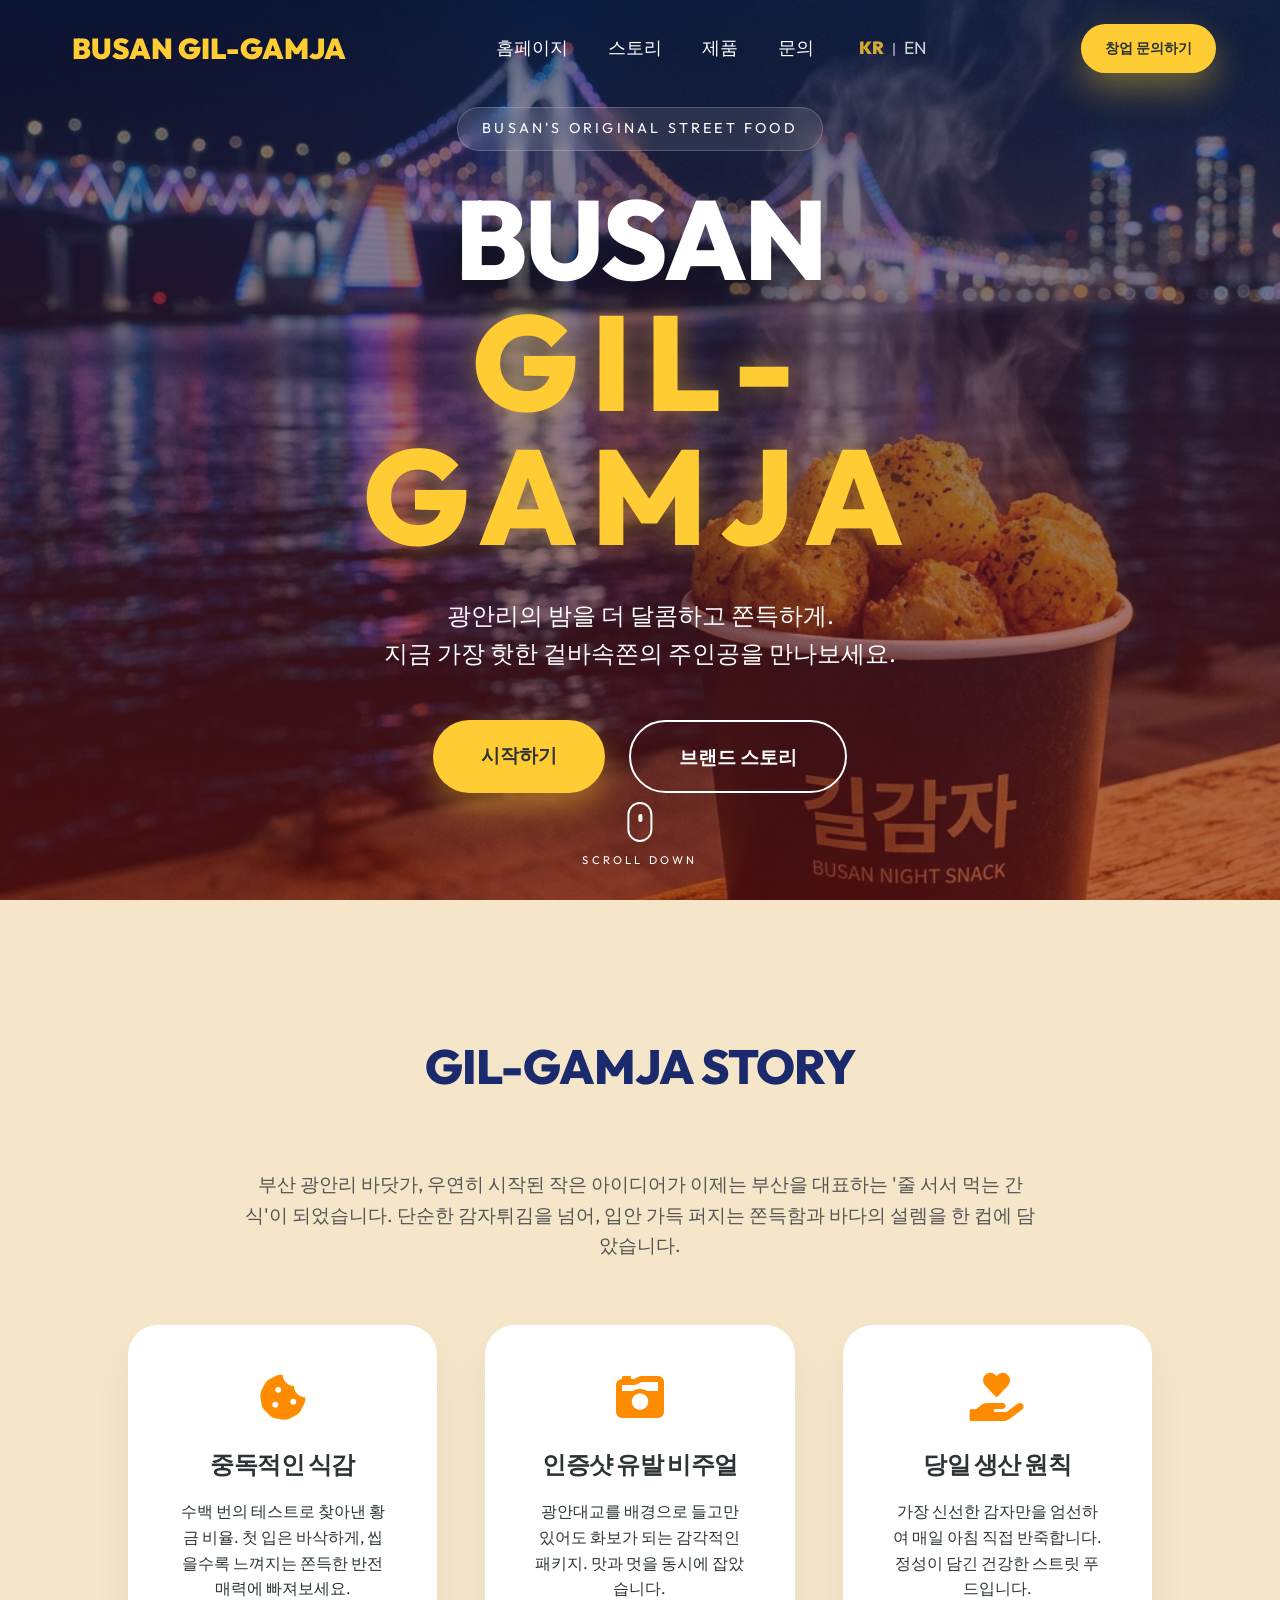
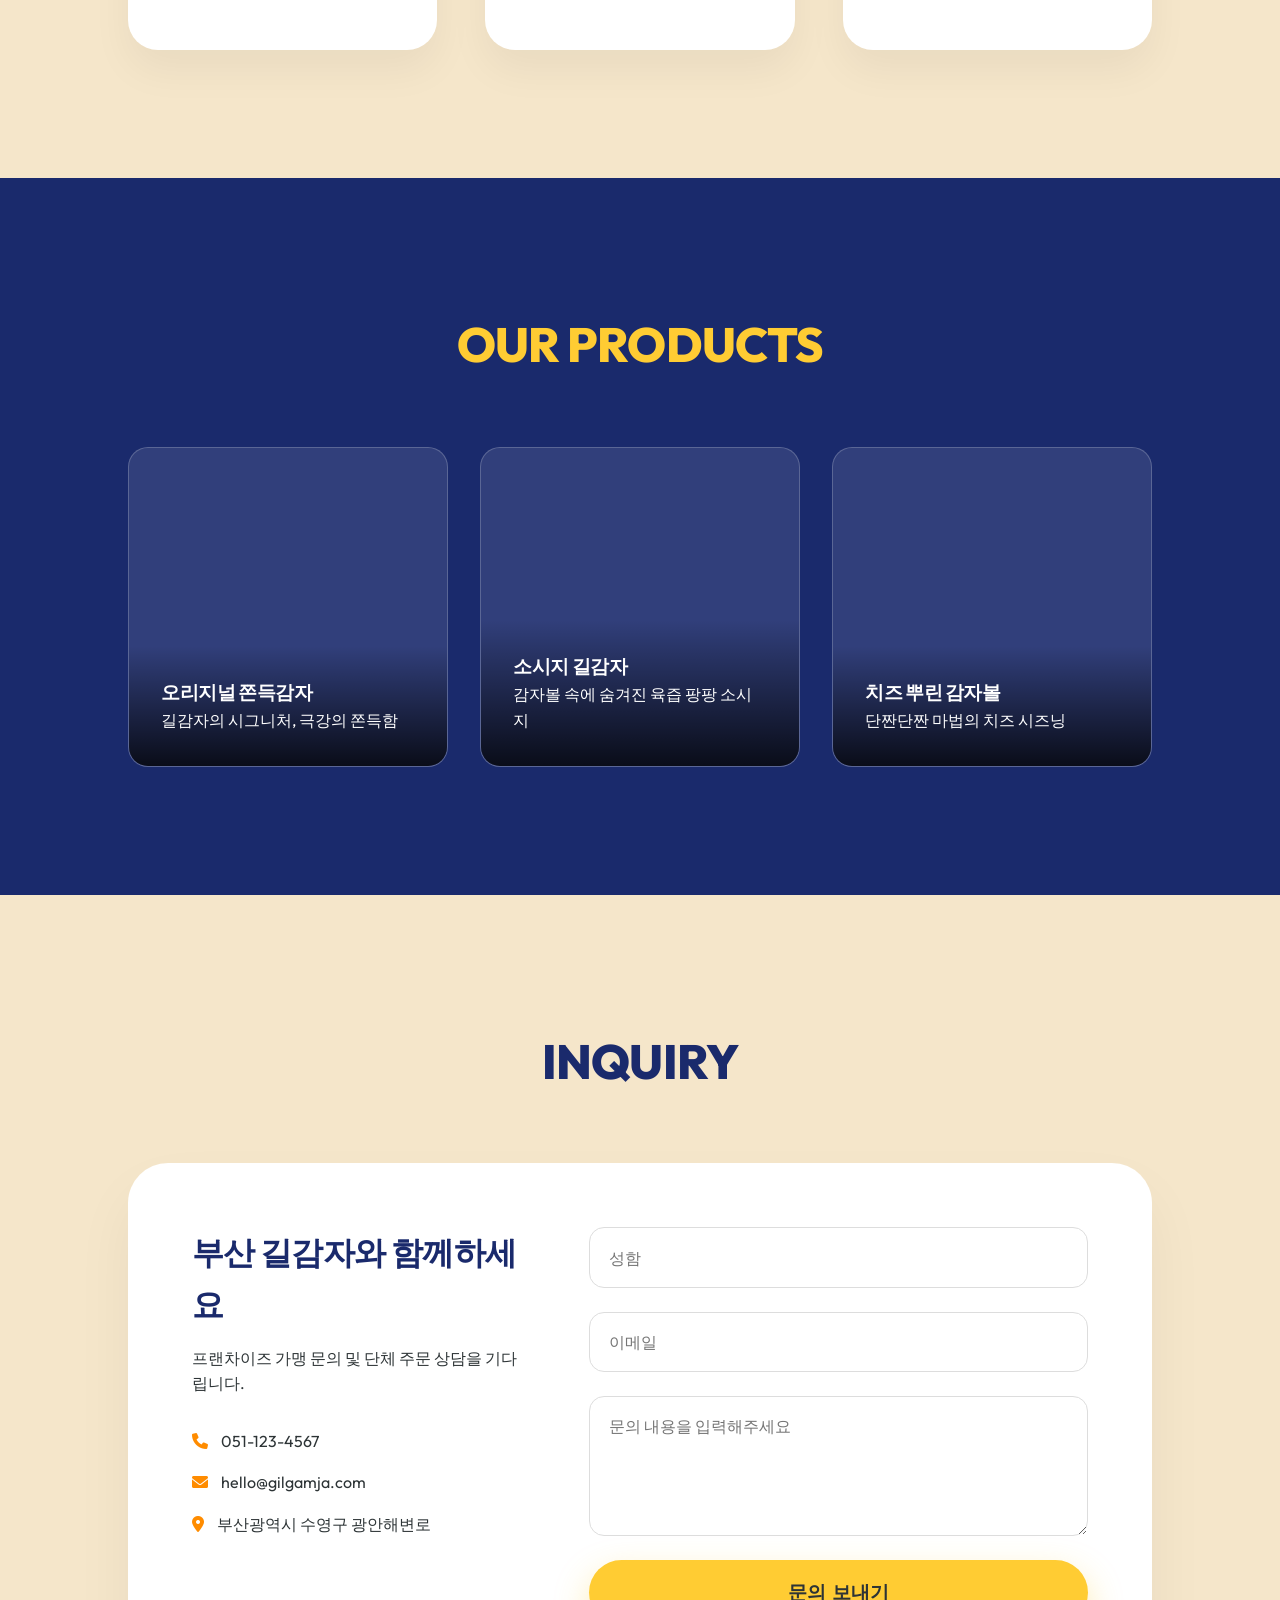
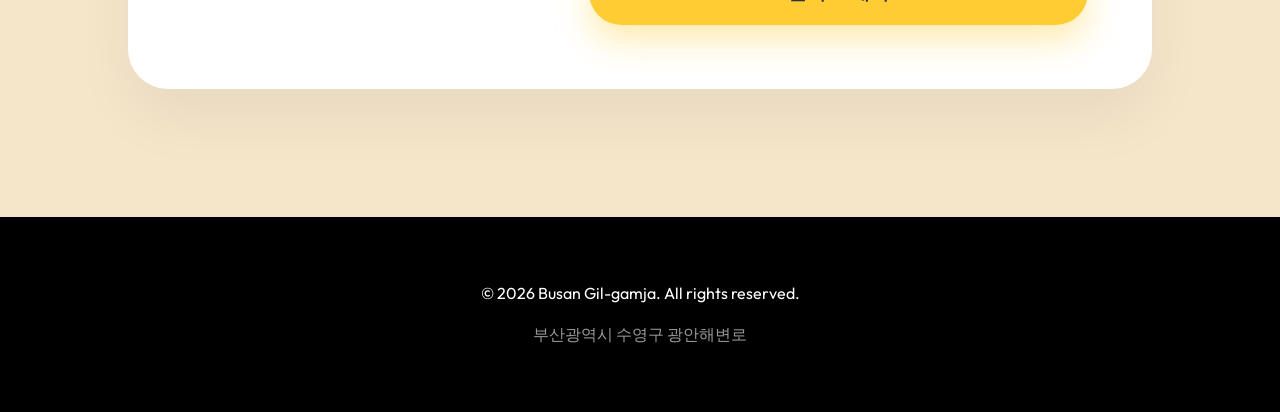
<file: index.html>
<!DOCTYPE html>
<html lang="ko">
<head>
    <meta charset="UTF-8">
    <meta name="viewport" content="width=device-width, initial-scale=1.0">
    <title>부산 길감자 | 광안리 겉바속쫀 쫀득감자볼</title>
    <meta name="description" content="부산 광안리의 명물, 겉은 바삭하고 속은 쫀득한 길감자(쫀득감자볼)를 만나보세요. 바다를 보며 즐기는 최고의 스트릿 푸드!">
    <link rel="preconnect" href="https://fonts.googleapis.com">
    <link rel="preconnect" href="https://fonts.gstatic.com" crossorigin>
    <link href="https://fonts.googleapis.com/css2?family=Outfit:wght@400;700;900&display=swap" rel="stylesheet">
    <link rel="stylesheet" href="styles.css">
    <link rel="stylesheet" href="https://cdnjs.cloudflare.com/ajax/libs/font-awesome/6.0.0/css/all.min.css">
</head>
<body>
    <nav id="navbar">
        <a href="#" class="logo">
            <i class="fas fa-potato"></i> BUSAN GIL-GAMJA
        </a>
        <ul class="nav-links">
            <li><a href="#hero">홈페이지</a></li>
            <li><a href="#story">스토리</a></li>
            <li><a href="#products">제품</a></li>
            <li><a href="#inquiry">문의</a></li>
            <li class="lang-switch"><a href="index.html" class="active">KR</a> | <a href="en.html">EN</a></li>
        </ul>
        <a href="#inquiry" class="cta-btn" style="padding: 0.8rem 1.5rem; font-size: 0.9rem;">창업 문의하기</a>
    </nav>

    <section class="hero" id="hero">
        <img src="hero_new.png" alt="부산 광안리 길감자" class="hero-bg">
        <div class="hero-overlay"></div>
        <div class="hero-content">
            <span class="hero-badge">Busan's Original Street Food</span>
            <h1>BUSAN<br><span class="highlight">GIL-GAMJA</span></h1>
            <p>광안리의 밤을 더 달콤하고 쫀득하게.<br>지금 가장 핫한 겉바속쫀의 주인공을 만나보세요.</p>
            <div class="hero-btns">
                <a href="#products" class="cta-btn main-cta">시작하기</a>
                <a href="#story" class="secondary-btn">브랜드 스토리</a>
            </div>
        </div>
        <div class="scroll-indicator">
            <div class="mouse"></div>
            <span>SCROLL DOWN</span>
        </div>
    </section>

    <section class="section" id="story">
        <h2 class="section-title">GIL-GAMJA STORY</h2>
        <div style="max-width: 800px; margin: 0 auto; text-align: center; font-size: 1.2rem; color: #555;">
            <p>부산 광안리 바닷가, 우연히 시작된 작은 아이디어가 이제는 부산을 대표하는 '줄 서서 먹는 간식'이 되었습니다. 
            단순한 감자튀김을 넘어, 입안 가득 퍼지는 쫀득함과 바다의 설렘을 한 컵에 담았습니다.</p>
        </div>
        <div class="feature-grid" style="margin-top: 4rem;">
            <div class="feature-card">
                <i class="fas fa-cookie-bite"></i>
                <h3>중독적인 식감</h3>
                <p>수백 번의 테스트로 찾아낸 황금 비율. 첫 입은 바삭하게, 씹을수록 느껴지는 쫀득한 반전 매력에 빠져보세요.</p>
            </div>
            <div class="feature-card">
                <i class="fas fa-camera-retro"></i>
                <h3>인증샷 유발 비주얼</h3>
                <p>광안대교를 배경으로 들고만 있어도 화보가 되는 감각적인 패키지. 맛과 멋을 동시에 잡았습니다.</p>
            </div>
            <div class="feature-card">
                <i class="fas fa-hand-holding-heart"></i>
                <h3>당일 생산 원칙</h3>
                <p>가장 신선한 감자만을 엄선하여 매일 아침 직접 반죽합니다. 정성이 담긴 건강한 스트릿 푸드입니다.</p>
            </div>
        </div>
    </section>

    <section class="section menu-section" id="products">
        <h2 class="section-title">OUR PRODUCTS</h2>
        <div class="menu-grid">
            <div class="menu-item">
                <div class="menu-content">
                    <h3>오리지널 쫀득감자</h3>
                    <p>길감자의 시그니처, 극강의 쫀득함</p>
                </div>
            </div>
            <div class="menu-item">
                <div class="menu-content">
                    <h3>소시지 길감자</h3>
                    <p>감자볼 속에 숨겨진 육즙 팡팡 소시지</p>
                </div>
            </div>
            <div class="menu-item">
                <div class="menu-content">
                    <h3>치즈 뿌린 감자볼</h3>
                    <p>단짠단짠 마법의 치즈 시즈닝</p>
                </div>
            </div>
        </div>
    </section>

    <section class="section" id="inquiry">
        <h2 class="section-title">INQUIRY</h2>
        <div class="inquiry-container">
            <div class="inquiry-info">
                <h3>부산 길감자와 함께하세요</h3>
                <p>프랜차이즈 가맹 문의 및 단체 주문 상담을 기다립니다.</p>
                <ul style="list-style: none; margin-top: 2rem;">
                    <li style="margin-bottom: 1rem;"><i class="fas fa-phone" style="margin-right: 10px; color: var(--primary-orange);"></i> 051-123-4567</li>
                    <li style="margin-bottom: 1rem;"><i class="fas fa-envelope" style="margin-right: 10px; color: var(--primary-orange);"></i> hello@gilgamja.com</li>
                    <li><i class="fas fa-map-marker-alt" style="margin-right: 10px; color: var(--primary-orange);"></i> 부산광역시 수영구 광안해변로</li>
                </ul>
            </div>
            <form class="inquiry-form">
                <input type="text" placeholder="성함" required>
                <input type="email" placeholder="이메일" required>
                <textarea placeholder="문의 내용을 입력해주세요" rows="5" required></textarea>
                <button type="submit" class="cta-btn" style="width: 100%;">문의 보내기</button>
            </form>
        </div>
    </section>

    <footer style="background: #000; color: #fff; padding: 4rem 10%; text-align: center;">
        <p>&copy; 2026 Busan Gil-gamja. All rights reserved.</p>
        <p style="margin-top: 1rem; opacity: 0.6;">부산광역시 수영구 광안해변로</p>
    </footer>

    <script src="script.js"></script>
</body>
</html>
</file>
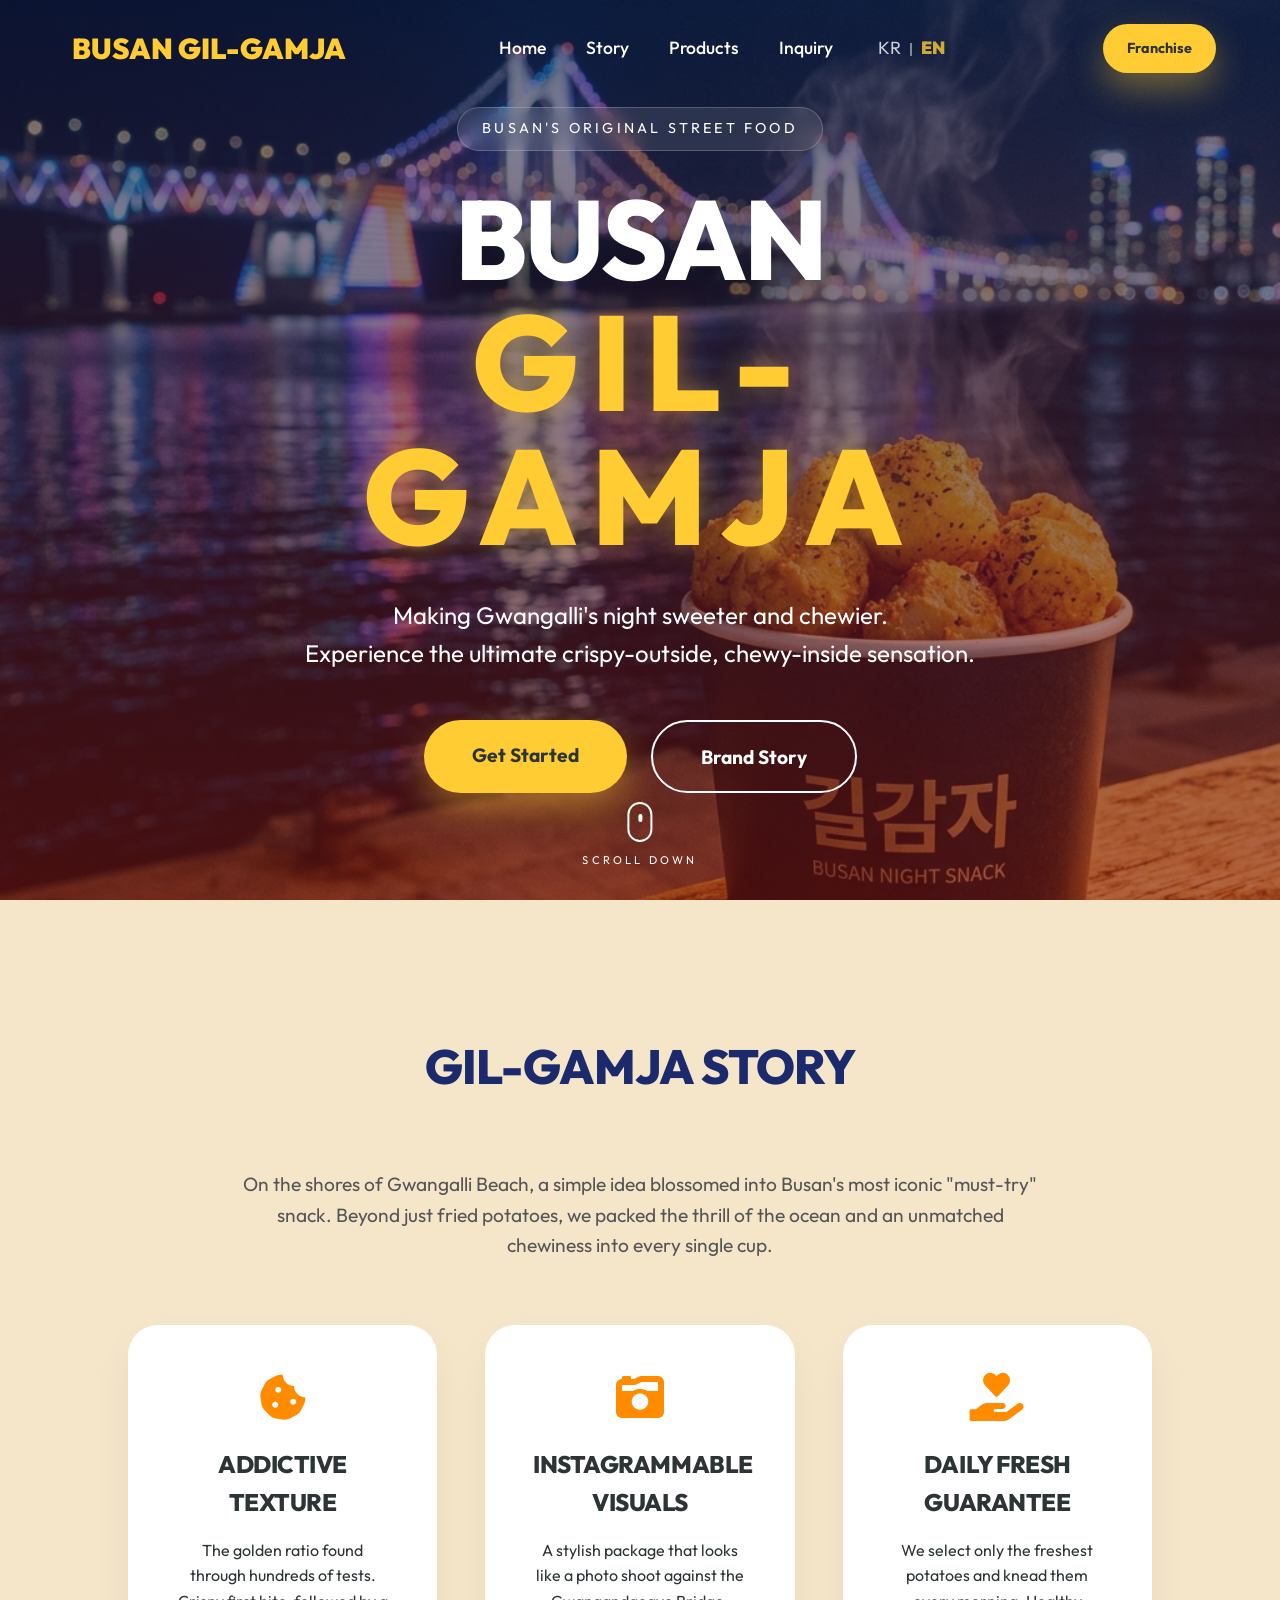
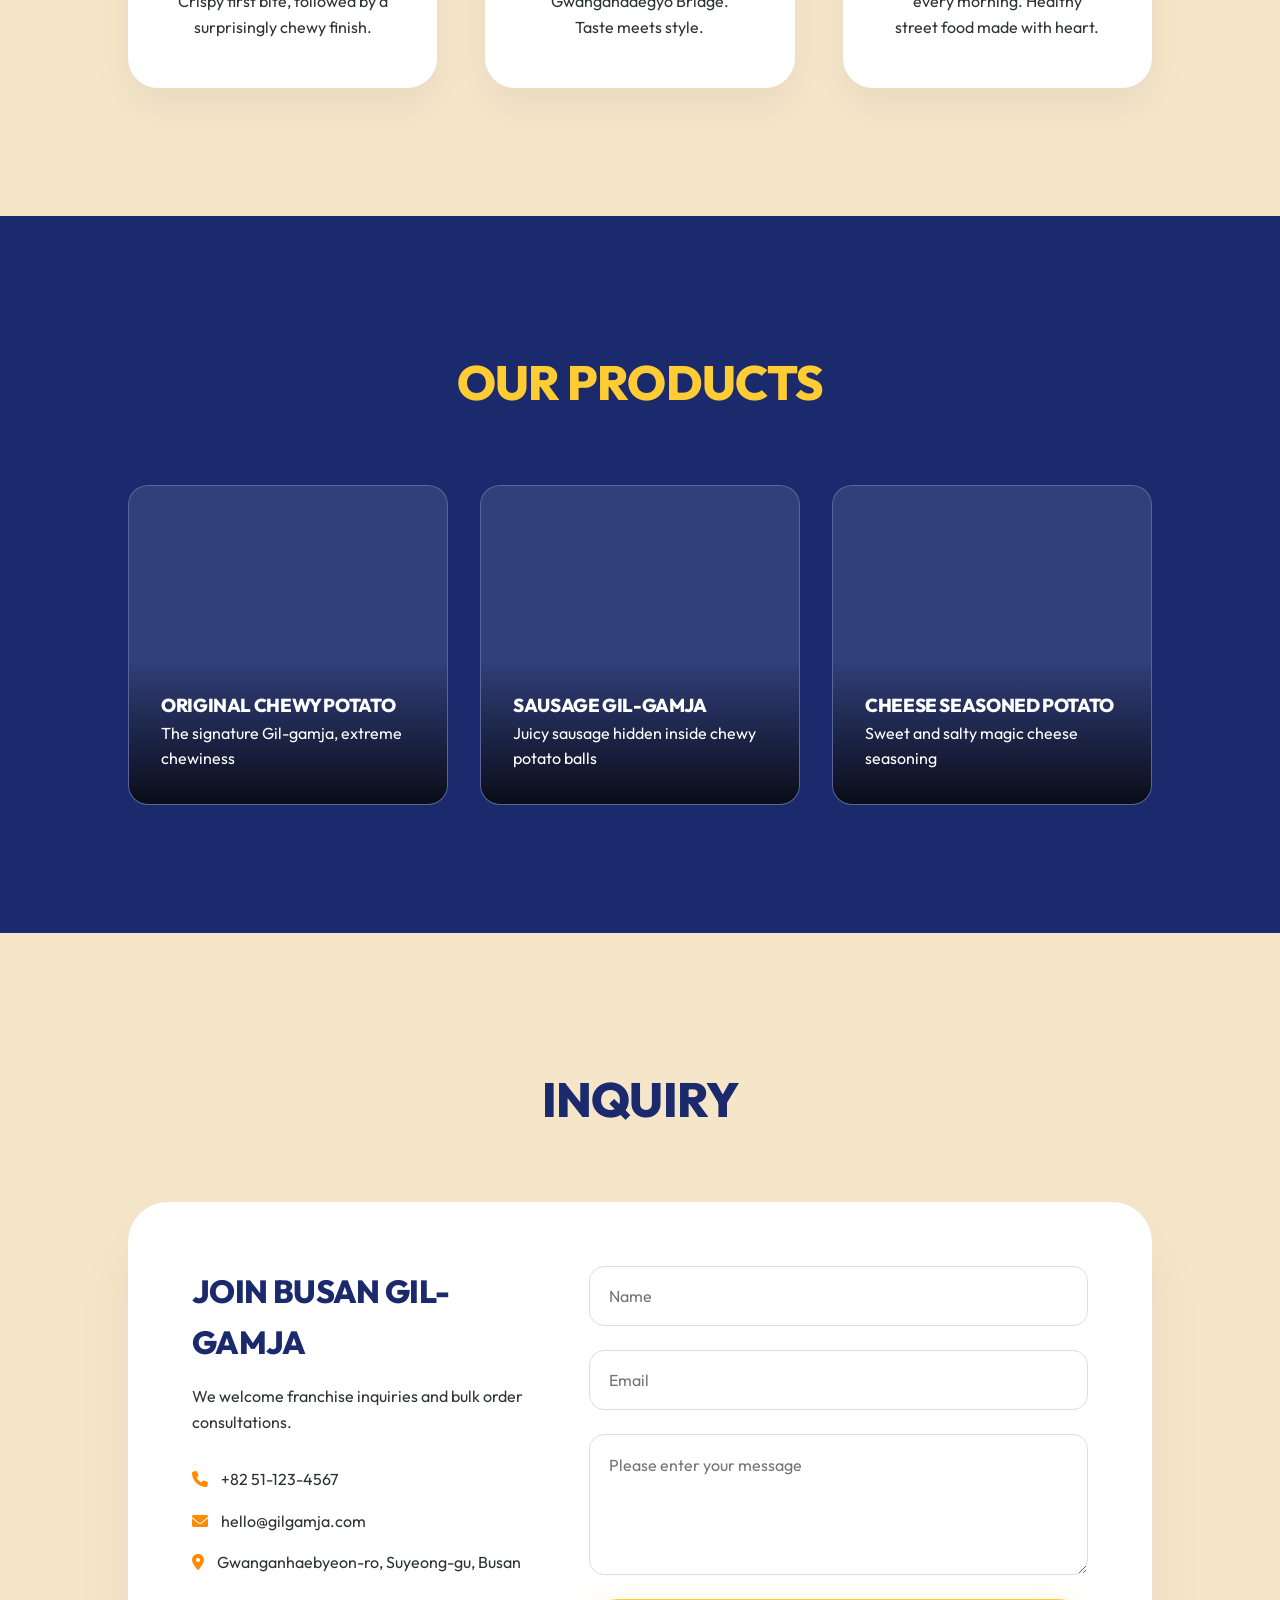
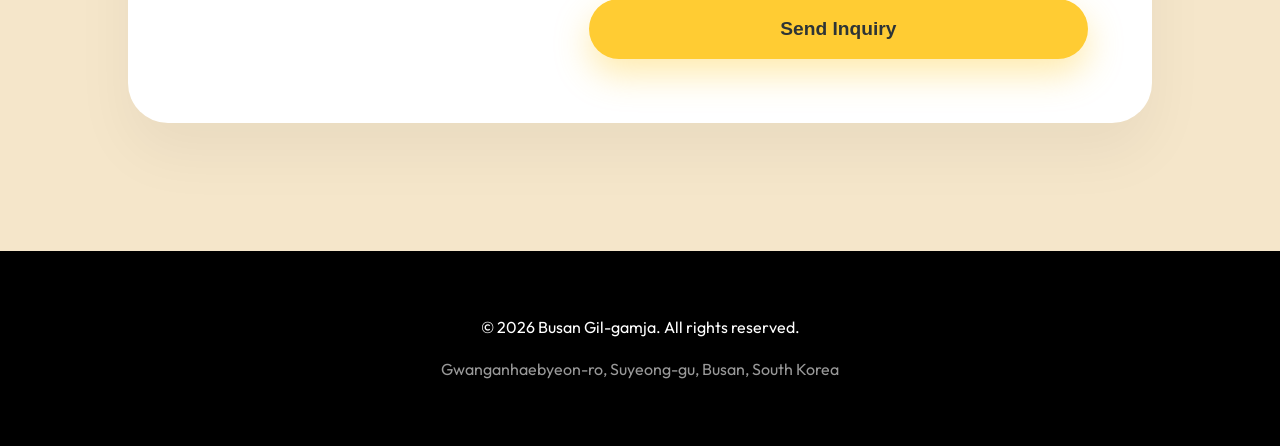
<file: en.html>
<!DOCTYPE html>
<html lang="en">
<head>
    <meta charset="UTF-8">
    <meta name="viewport" content="width=device-width, initial-scale=1.0">
    <title>Busan Gil-gamja | Gwangalli's Best Chewy Potato Balls</title>
    <meta name="description" content="Discover Busan's famous Gwangalli snack. Crispy outside, chewy inside Gil-gamja. The perfect street food with a view.">
    <link rel="preconnect" href="https://fonts.googleapis.com">
    <link rel="preconnect" href="https://fonts.gstatic.com" crossorigin>
    <link href="https://fonts.googleapis.com/css2?family=Outfit:wght@400;700;900&display=swap" rel="stylesheet">
    <link rel="stylesheet" href="styles.css">
    <link rel="stylesheet" href="https://cdnjs.cloudflare.com/ajax/libs/font-awesome/6.0.0/css/all.min.css">
</head>
<body>
    <nav id="navbar">
        <a href="en.html" class="logo">
            <i class="fas fa-potato"></i> BUSAN GIL-GAMJA
        </a>
        <ul class="nav-links">
            <li><a href="#hero">Home</a></li>
            <li><a href="#story">Story</a></li>
            <li><a href="#products">Products</a></li>
            <li><a href="#inquiry">Inquiry</a></li>
            <li class="lang-switch"><a href="index.html">KR</a> | <a href="en.html" class="active">EN</a></li>
        </ul>
        <a href="#inquiry" class="cta-btn" style="padding: 0.8rem 1.5rem; font-size: 0.9rem;">Franchise</a>
    </nav>

    <section class="hero" id="hero">
        <img src="hero_new.png" alt="Busan Gwangalli Gil-gamja" class="hero-bg">
        <div class="hero-overlay"></div>
        <div class="hero-content">
            <span class="hero-badge">Busan's Original Street Food</span>
            <h1>BUSAN<br><span class="highlight">GIL-GAMJA</span></h1>
            <p>Making Gwangalli's night sweeter and chewier.<br>Experience the ultimate crispy-outside, chewy-inside sensation.</p>
            <div class="hero-btns">
                <a href="#products" class="cta-btn main-cta">Get Started</a>
                <a href="#story" class="secondary-btn">Brand Story</a>
            </div>
        </div>
        <div class="scroll-indicator">
            <div class="mouse"></div>
            <span>SCROLL DOWN</span>
        </div>
    </section>

    <section class="section" id="story">
        <h2 class="section-title">GIL-GAMJA STORY</h2>
        <div style="max-width: 800px; margin: 0 auto; text-align: center; font-size: 1.2rem; color: #555;">
            <p>On the shores of Gwangalli Beach, a simple idea blossomed into Busan's most iconic "must-try" snack. 
            Beyond just fried potatoes, we packed the thrill of the ocean and an unmatched chewiness into every single cup.</p>
        </div>
        <div class="feature-grid" style="margin-top: 4rem;">
            <div class="feature-card">
                <i class="fas fa-cookie-bite"></i>
                <h3>Addictive Texture</h3>
                <p>The golden ratio found through hundreds of tests. Crispy first bite, followed by a surprisingly chewy finish.</p>
            </div>
            <div class="feature-card">
                <i class="fas fa-camera-retro"></i>
                <h3>Instagrammable Visuals</h3>
                <p>A stylish package that looks like a photo shoot against the Gwangandaegyo Bridge. Taste meets style.</p>
            </div>
            <div class="feature-card">
                <i class="fas fa-hand-holding-heart"></i>
                <h3>Daily Fresh Guarantee</h3>
                <p>We select only the freshest potatoes and knead them every morning. Healthy street food made with heart.</p>
            </div>
        </div>
    </section>

    <section class="section menu-section" id="products">
        <h2 class="section-title">OUR PRODUCTS</h2>
        <div class="menu-grid">
            <div class="menu-item">
                <div class="menu-content">
                    <h3>Original Chewy Potato</h3>
                    <p>The signature Gil-gamja, extreme chewiness</p>
                </div>
            </div>
            <div class="menu-item">
                <div class="menu-content">
                    <h3>Sausage Gil-gamja</h3>
                    <p>Juicy sausage hidden inside chewy potato balls</p>
                </div>
            </div>
            <div class="menu-item">
                <div class="menu-content">
                    <h3>Cheese Seasoned Potato</h3>
                    <p>Sweet and salty magic cheese seasoning</p>
                </div>
            </div>
        </div>
    </section>

    <section class="section" id="inquiry">
        <h2 class="section-title">INQUIRY</h2>
        <div class="inquiry-container">
            <div class="inquiry-info">
                <h3>Join Busan Gil-gamja</h3>
                <p>We welcome franchise inquiries and bulk order consultations.</p>
                <ul style="list-style: none; margin-top: 2rem;">
                    <li style="margin-bottom: 1rem;"><i class="fas fa-phone" style="margin-right: 10px; color: var(--primary-orange);"></i> +82 51-123-4567</li>
                    <li style="margin-bottom: 1rem;"><i class="fas fa-envelope" style="margin-right: 10px; color: var(--primary-orange);"></i> hello@gilgamja.com</li>
                    <li><i class="fas fa-map-marker-alt" style="margin-right: 10px; color: var(--primary-orange);"></i> Gwanganhaebyeon-ro, Suyeong-gu, Busan</li>
                </ul>
            </div>
            <form class="inquiry-form">
                <input type="text" placeholder="Name" required>
                <input type="email" placeholder="Email" required>
                <textarea placeholder="Please enter your message" rows="5" required></textarea>
                <button type="submit" class="cta-btn" style="width: 100%;">Send Inquiry</button>
            </form>
        </div>
    </section>

    <footer style="background: #000; color: #fff; padding: 4rem 10%; text-align: center;">
        <p>&copy; 2026 Busan Gil-gamja. All rights reserved.</p>
        <p style="margin-top: 1rem; opacity: 0.6;">Gwanganhaebyeon-ro, Suyeong-gu, Busan, South Korea</p>
    </footer>

    <script src="script.js"></script>
</body>
</html>
</file>
<file: styles.css>
/* Busan Gil-gamja - Ocean Sunset Design System */

:root {
    --primary-gold: #ffcc33;
    --primary-orange: #ff8c00;
    --deep-sea: #1a2a6c;
    --sunset-glow: #b21f1f;
    --sand: #f5e6ca;
    --white: #ffffff;
    --glass: rgba(255, 255, 255, 0.1);
    --glass-border: rgba(255, 255, 255, 0.2);
    --text-main: #2d3436;
    --text-light: #f1f2f6;
    
    --font-main: 'Outfit', sans-serif;
    --transition: all 0.4s cubic-bezier(0.4, 0, 0.2, 1);
}

* {
    margin: 0;
    padding: 0;
    box-sizing: border-box;
}

body {
    font-family: var(--font-main);
    background-color: var(--sand);
    color: var(--text-main);
    overflow-x: hidden;
    line-height: 1.6;
}

/* Typography */
h1, h2, h3 {
    font-weight: 800;
    text-transform: uppercase;
    letter-spacing: -0.02em;
}

/* Navigation */
nav {
    position: fixed;
    top: 0;
    width: 100%;
    padding: 1.5rem 5%;
    display: flex;
    justify-content: space-between;
    align-items: center;
    z-index: 1000;
    background: transparent;
    transition: var(--transition);
}

nav.scrolled {
    background: rgba(26, 42, 108, 0.8);
    backdrop-filter: blur(15px);
    padding: 1rem 5%;
}

.logo {
    font-size: 1.8rem;
    color: var(--primary-gold);
    text-decoration: none;
    font-weight: 900;
    display: flex;
    align-items: center;
    gap: 0.5rem;
}

.nav-links {
    display: flex;
    gap: 2.5rem;
    list-style: none;
}

.nav-links a {
    color: var(--white);
    text-decoration: none;
    font-weight: 500;
    font-size: 1.1rem;
    transition: var(--transition);
    position: relative;
}

.nav-links a::after {
    content: '';
    position: absolute;
    bottom: -5px;
    left: 0;
    width: 0;
    height: 2px;
    background: var(--primary-gold);
    transition: var(--transition);
}

.nav-links a:hover::after {
    width: 100%;
}

.lang-switch {
    font-size: 0.9rem;
    color: var(--white);
    opacity: 0.8;
}

.lang-switch a {
    color: var(--white);
    text-decoration: none;
    font-weight: 400;
    margin: 0 5px;
}

.lang-switch a.active {
    font-weight: 900;
    color: var(--primary-gold);
}

/* Hero Section */
.hero {
    height: 100vh;
    width: 100%;
    position: relative;
    display: flex;
    align-items: center;
    justify-content: center;
    overflow: hidden;
    color: var(--white);
}

.hero-bg {
    position: absolute;
    top: 0;
    left: 0;
    width: 100%;
    height: 100%;
    object-fit: cover;
    z-index: -1;
    filter: brightness(0.7);
}

.hero-overlay {
    position: absolute;
    top: 0;
    left: 0;
    width: 100%;
    height: 100%;
    background: linear-gradient(to bottom, rgba(26, 42, 108, 0.4), rgba(178, 31, 31, 0.4));
    z-index: -1;
}

.hero-content {
    text-align: center;
    max-width: 900px;
    padding: 2rem;
    z-index: 1;
}

.hero-content h1 {
    font-size: clamp(3.5rem, 10vw, 7rem);
    line-height: 1;
    margin-bottom: 2rem;
    text-shadow: 0 15px 45px rgba(0,0,0,0.5);
    animation: fadeInUp 1s cubic-bezier(0.23, 1, 0.32, 1) forwards;
}

.hero-content h1 .highlight {
    color: var(--primary-gold);
    display: block;
    font-size: 1.2em;
    letter-spacing: 0.1em;
    text-shadow: 0 0 30px rgba(255, 204, 51, 0.4);
}

.hero-badge {
    display: inline-block;
    padding: 0.6rem 1.5rem;
    background: var(--glass);
    border: 1px solid var(--glass-border);
    backdrop-filter: blur(10px);
    border-radius: 50px;
    font-size: 0.9rem;
    letter-spacing: 0.2rem;
    text-transform: uppercase;
    margin-bottom: 2rem;
    animation: fadeIn 1.5s ease forwards;
}

.hero-btns {
    display: flex;
    gap: 1.5rem;
    justify-content: center;
    margin-top: 3rem;
}

.secondary-btn {
    padding: 1.2rem 3rem;
    border: 2px solid var(--white);
    color: var(--white);
    border-radius: 50px;
    font-size: 1.2rem;
    font-weight: 700;
    text-decoration: none;
    transition: var(--transition);
}

.secondary-btn:hover {
    background: var(--white);
    color: var(--text-main);
}

/* Scroll Indicator */
.scroll-indicator {
    position: absolute;
    bottom: 30px;
    left: 50%;
    transform: translateX(-50%);
    display: flex;
    flex-direction: column;
    align-items: center;
    gap: 10px;
    opacity: 0.7;
    animation: fadeIn 2s ease forwards;
}

.scroll-indicator span {
    font-size: 0.7rem;
    letter-spacing: 0.2rem;
}

.mouse {
    width: 25px;
    height: 40px;
    border: 2px solid var(--white);
    border-radius: 20px;
    position: relative;
}

.mouse::after {
    content: '';
    position: absolute;
    top: 10px;
    left: 50%;
    transform: translateX(-50%);
    width: 4px;
    height: 8px;
    background: var(--white);
    border-radius: 2px;
    animation: scrollWheel 2s infinite;
}

@keyframes scrollWheel {
    0% { transform: translateX(-50%) translateY(0); opacity: 1; }
    100% { transform: translateX(-50%) translateY(15px); opacity: 0; }
}

@keyframes fadeIn {
    from { opacity: 0; }
    to { opacity: 1; }
}

.hero-content p {
    font-size: 1.5rem;
    margin-bottom: 2.5rem;
    opacity: 0.9;
    animation: fadeInUp 1.2s ease forwards;
}

.cta-btn {
    padding: 1.2rem 3rem;
    background: var(--primary-gold);
    color: var(--text-main);
    border: none;
    border-radius: 50px;
    font-size: 1.2rem;
    font-weight: 700;
    cursor: pointer;
    transition: var(--transition);
    text-decoration: none;
    display: inline-block;
    box-shadow: 0 15px 35px rgba(255, 204, 51, 0.4);
}

.cta-btn:hover {
    transform: translateY(-5px);
    box-shadow: 0 20px 45px rgba(255, 204, 51, 0.6);
    background: var(--white);
}

/* Texture Section */
.section {
    padding: 8rem 10%;
    position: relative;
}

.section-title {
    font-size: 3rem;
    text-align: center;
    margin-bottom: 4rem;
    color: var(--deep-sea);
}

.feature-grid {
    display: grid;
    grid-template-columns: repeat(auto-fit, minmax(300px, 1fr));
    gap: 3rem;
}

.feature-card {
    background: var(--white);
    padding: 3rem;
    border-radius: 30px;
    box-shadow: 0 20px 40px rgba(0,0,0,0.05);
    transition: var(--transition);
    text-align: center;
}

.feature-card:hover {
    transform: translateY(-10px);
    box-shadow: 0 30px 60px rgba(0,0,0,0.1);
}

.feature-card i {
    font-size: 3rem;
    color: var(--primary-orange);
    margin-bottom: 1.5rem;
    display: block;
}

.feature-card h3 {
    margin-bottom: 1rem;
    font-size: 1.5rem;
}

/* Menu Section */
.menu-section {
    background: var(--deep-sea);
    color: var(--white);
}

.menu-section .section-title {
    color: var(--primary-gold);
}

.menu-grid {
    display: grid;
    grid-template-columns: repeat(auto-fit, minmax(280px, 1fr));
    gap: 2rem;
}

.menu-item {
    position: relative;
    border-radius: 20px;
    overflow: hidden;
    aspect-ratio: 1;
    background: var(--glass);
    border: 1px solid var(--glass-border);
    transition: var(--transition);
}

.menu-item:hover {
    transform: scale(1.05);
}

.menu-content {
    position: absolute;
    bottom: 0;
    width: 100%;
    padding: 2rem;
    background: linear-gradient(transparent, rgba(0,0,0,0.8));
}

/* Animations */
@keyframes fadeInUp {
    from {
        opacity: 0;
        transform: translateY(30px);
    }
    to {
        opacity: 1;
        transform: translateY(0);
    }
}

/* Inquiry Section */
.inquiry-container {
    display: grid;
    grid-template-columns: 1fr 1.5fr;
    gap: 4rem;
    background: var(--white);
    padding: 4rem;
    border-radius: 40px;
    box-shadow: 0 30px 60px rgba(0,0,0,0.05);
}

.inquiry-info h3 {
    font-size: 2rem;
    margin-bottom: 1rem;
    color: var(--deep-sea);
}

.inquiry-form {
    display: flex;
    flex-direction: column;
    gap: 1.5rem;
}

.inquiry-form input, 
.inquiry-form textarea {
    padding: 1.2rem;
    border: 1px solid #ddd;
    border-radius: 15px;
    font-family: var(--font-main);
    font-size: 1rem;
    transition: var(--transition);
}

.inquiry-form input:focus, 
.inquiry-form textarea:focus {
    outline: none;
    border-color: var(--primary-orange);
    box-shadow: 0 0 10px rgba(255, 140, 0, 0.1);
}

/* Responsive */
@media (max-width: 1024px) {
    .hero-content h1 {
        font-size: 4rem;
    }
    
    .section {
        padding: 6rem 5%;
    }
    
    .inquiry-container {
        gap: 2rem;
        padding: 3rem;
    }
}

@media (max-width: 768px) {
    nav {
        padding: 1rem 5%;
        background: rgba(26, 42, 108, 0.9);
        backdrop-filter: blur(10px);
    }
    
    .nav-links {
        display: none; /* In a real app, I'd add a mobile menu. Keeping it simple for now. */
    }
    
    .hero-content h1 {
        font-size: 3rem;
    }
    
    .hero-badge {
        font-size: 0.7rem;
        padding: 0.4rem 1rem;
    }
    
    .hero-btns {
        flex-direction: column;
        gap: 1rem;
    }
    
    .cta-btn, .secondary-btn {
        width: 100%;
        padding: 1rem 2rem;
    }
    
    .section-title {
        font-size: 2.2rem;
        margin-bottom: 2.5rem;
    }
    
    .inquiry-container {
        padding: 2rem 1.5rem;
    }
    
    .inquiry-info h3 {
        font-size: 1.5rem;
    }
}
</file>
